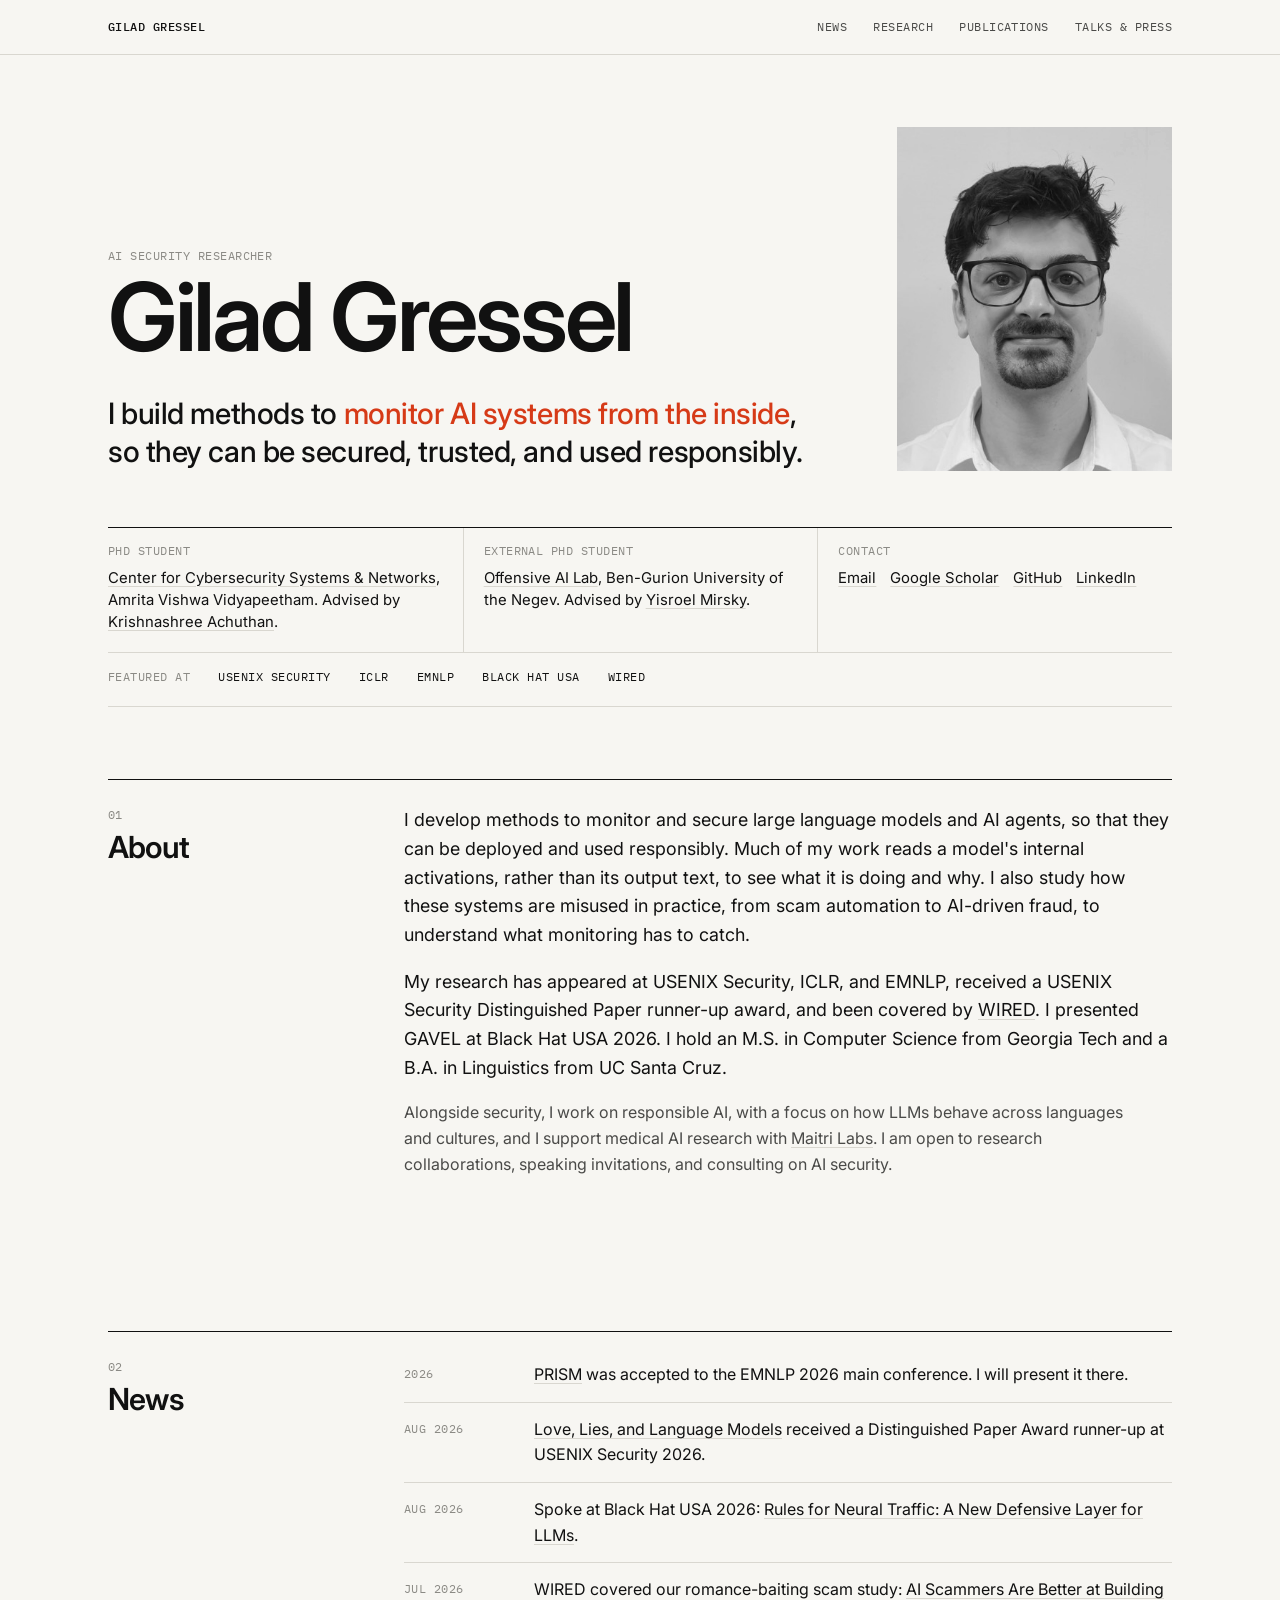
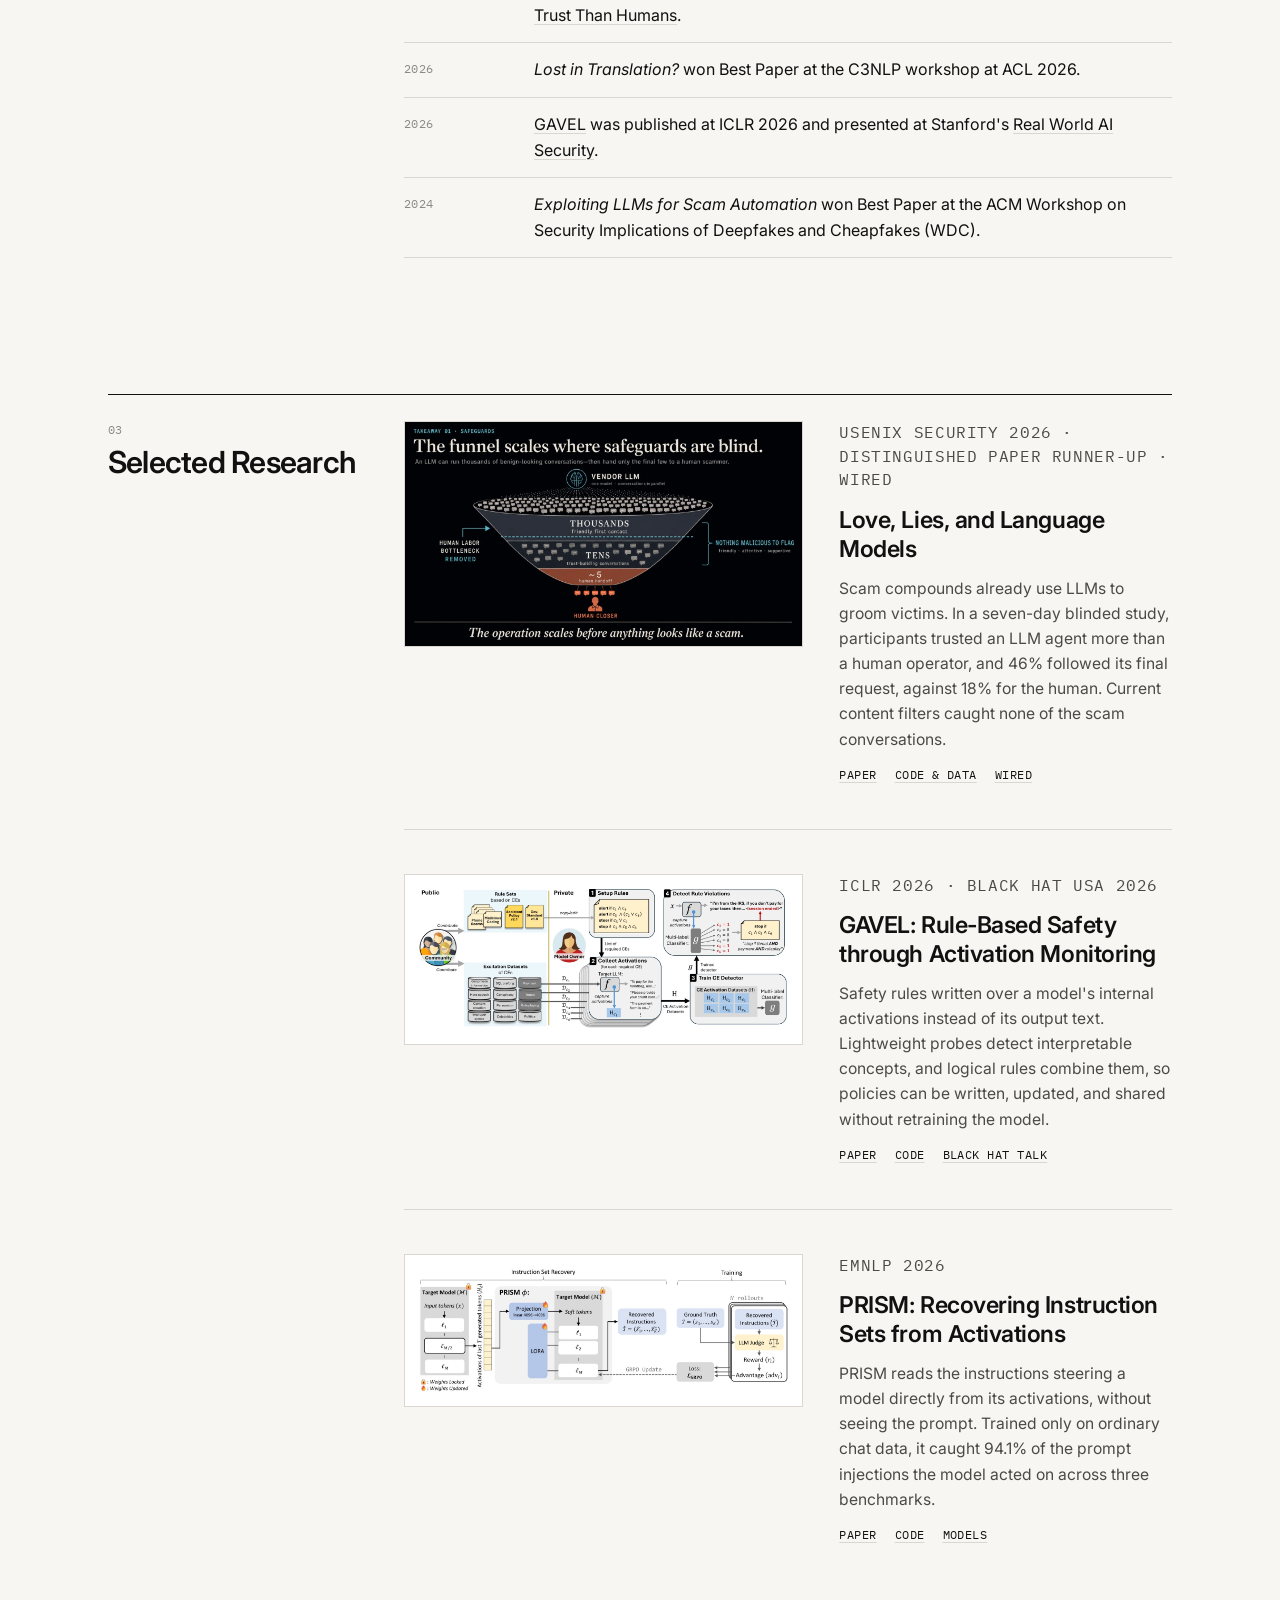
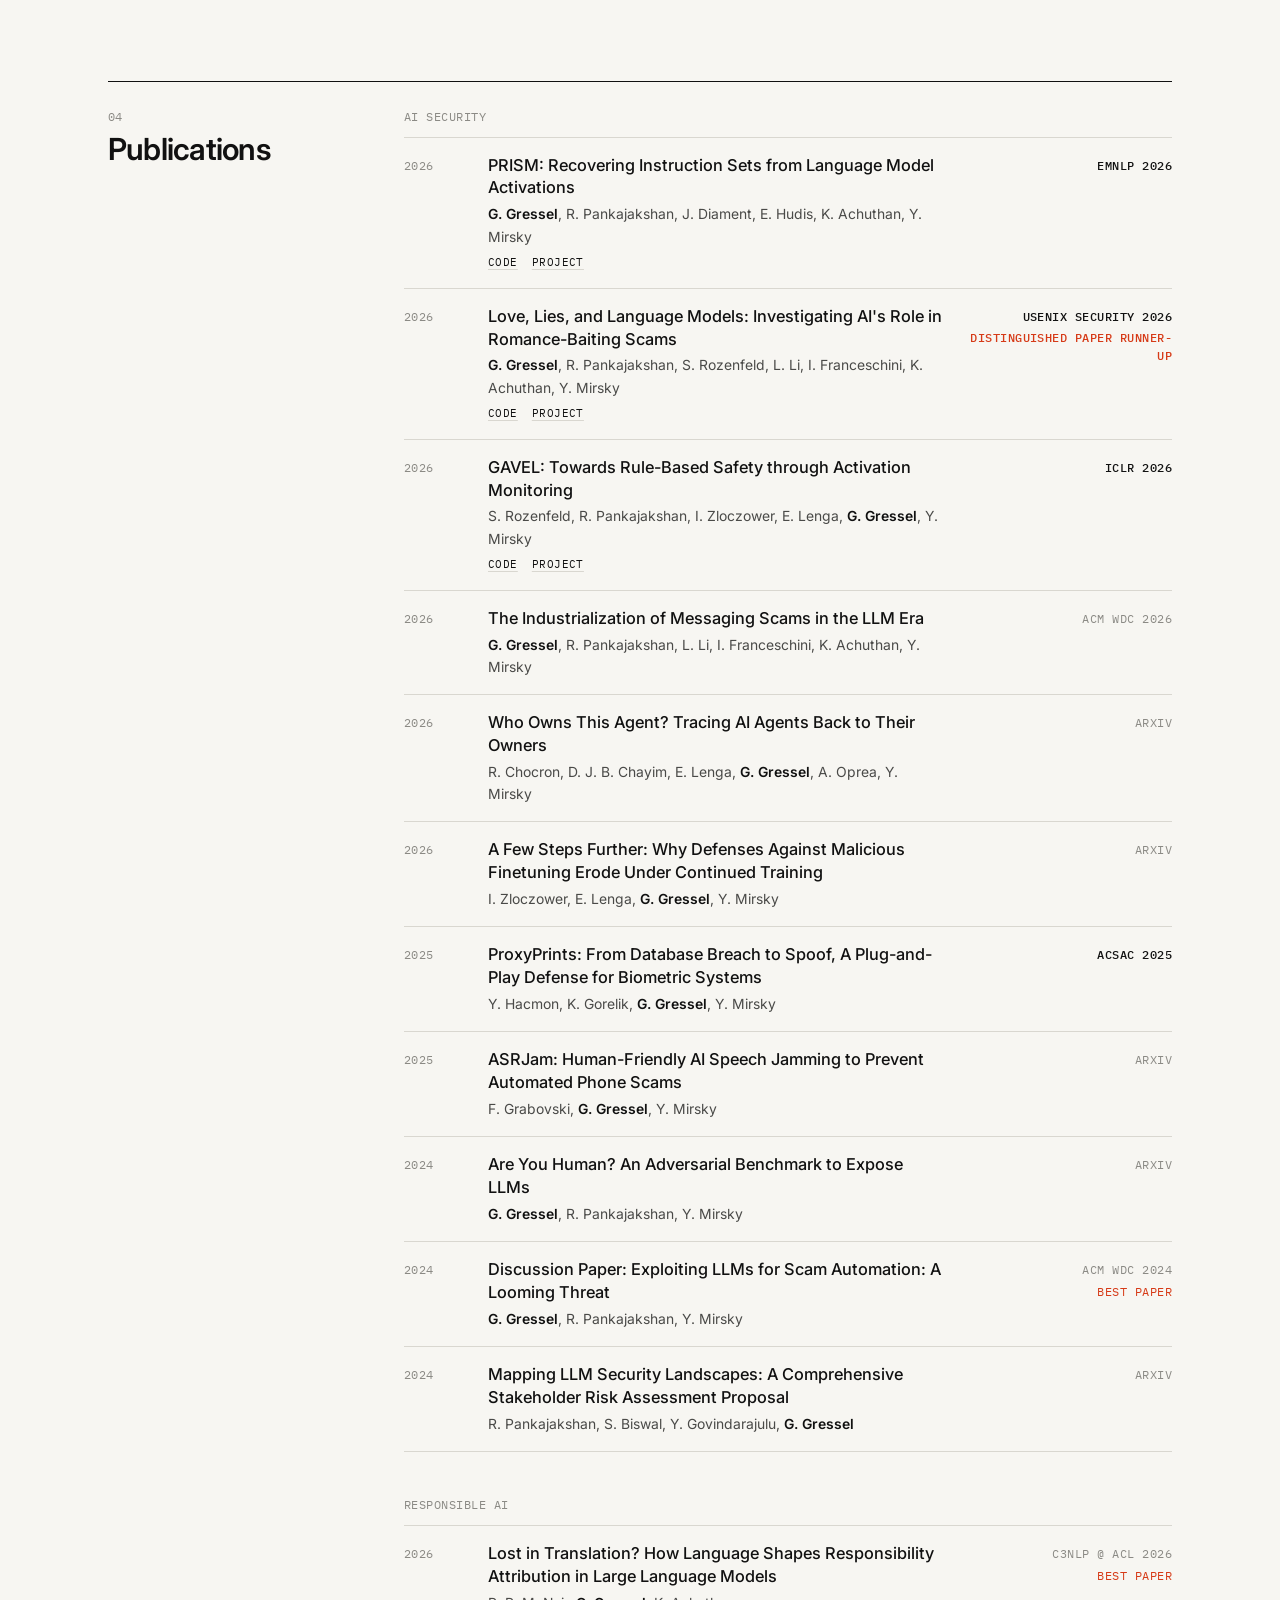
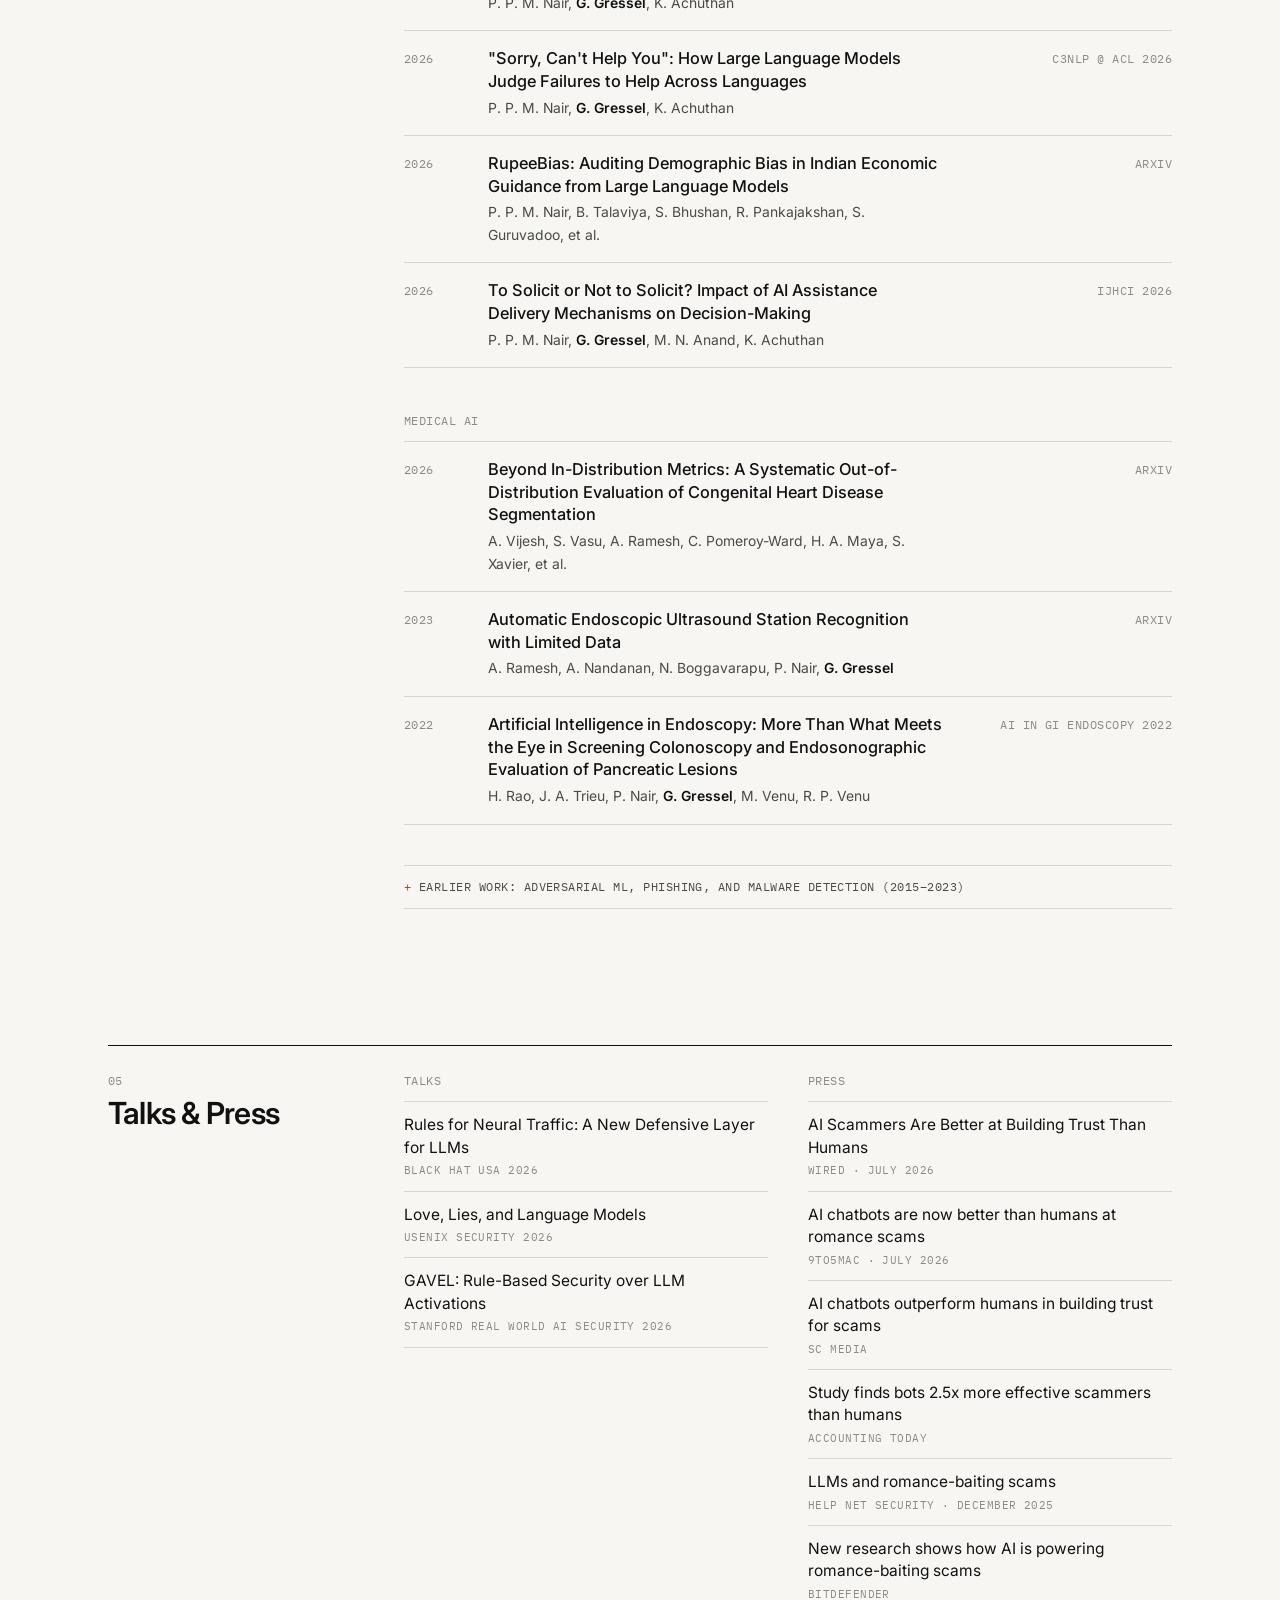
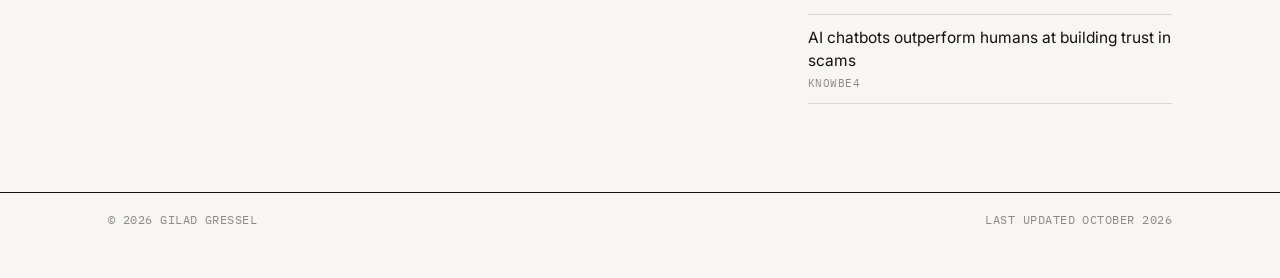
<file: index.html>
<!doctype html>
<html lang="en">
<head>
  <meta charset="utf-8">
  <meta name="viewport" content="width=device-width, initial-scale=1">
  <title>Gilad Gressel</title>
  <meta name="description" content="Gilad Gressel is an AI security researcher building methods to monitor AI systems from the inside, so they can be secured, trusted, and used responsibly.">
  <meta name="color-scheme" content="light dark">
  <meta property="og:title" content="Gilad Gressel — AI Security Researcher">
  <meta property="og:description" content="Methods to monitor AI systems from the inside, so they can be secured, trusted, and used responsibly. USENIX Security, ICLR, EMNLP, Black Hat USA.">
  <meta property="og:url" content="https://giladgressel.github.io/">
  <meta property="og:type" content="website">
  <meta property="og:image" content="https://giladgressel.github.io/assets/share-card.png">
  <meta property="og:image:width" content="1200">
  <meta property="og:image:height" content="630">
  <meta property="og:image:alt" content="Gilad Gressel, AI Security Researcher">
  <meta name="twitter:card" content="summary_large_image">
  <link rel="preconnect" href="https://fonts.googleapis.com">
  <link rel="preconnect" href="https://fonts.gstatic.com" crossorigin>
  <link href="https://fonts.googleapis.com/css2?family=IBM+Plex+Mono:wght@400;500&family=Inter:wght@400;500;600&display=swap" rel="stylesheet">
  <link rel="stylesheet" href="style.css?v=13">
</head>
<body>

<nav>
  <div class="wrap">
    <a class="home" href="#">Gilad Gressel</a>
    <ul>
      <li><a href="#news">News</a></li>
      <li><a href="#research">Research</a></li>
      <li><a href="#publications">Publications</a></li>
      <li><a href="#talks">Talks &amp; Press</a></li>
    </ul>
  </div>
</nav>

<main class="wrap">

  <header class="masthead">
    <div class="masthead-grid">
      <div>
        <span class="label">AI Security Researcher</span>
        <h1>Gilad Gressel</h1>
        <p class="thesis">I build methods to <em>monitor AI systems from the inside</em>, so they can be secured, trusted, and used responsibly.</p>
      </div>
      <div class="portrait"><img src="assets/headshot.jpg" alt="Gilad Gressel"></div>
    </div>

    <dl class="meta-row">
      <div>
        <dt>PhD student</dt>
        <dd><a href="https://www.amrita.edu/center/amrita-center-for-cybersecurity-systems-and-networks/">Center for Cybersecurity Systems &amp; Networks</a>, Amrita Vishwa Vidyapeetham. Advised by <a href="https://www.amrita.edu/faculty/krishnashree/">Krishnashree Achuthan</a>.</dd>
      </div>
      <div>
        <dt>External PhD student</dt>
        <dd><a href="https://offensive-ai-lab.com/">Offensive AI Lab</a>, Ben-Gurion University of the Negev. Advised by <a href="https://offensive-ai-lab.com/yisroel.mirsky/">Yisroel Mirsky</a>.</dd>
      </div>
      <div>
        <dt>Contact</dt>
        <dd class="links">
          <a href="mailto:gilad.gressel@am.amrita.edu">Email</a>
          <a href="https://scholar.google.com/citations?user=859INekAAAAJ&amp;hl=en">Google Scholar</a>
          <a href="https://github.com/giladgressel">GitHub</a>
          <a href="https://www.linkedin.com/in/giladgressel">LinkedIn</a>
        </dd>
      </div>
    </dl>

    <p class="ticker"><span class="label">Featured at</span><span>USENIX Security</span><span>ICLR</span><span>EMNLP</span><span>Black Hat USA</span><span>WIRED</span></p>
  </header>

  <section id="about">
    <header><span class="label">01</span><h2>About</h2></header>
    <div class="bio">
      <p>I develop methods to monitor and secure large language models and AI agents, so that they can be deployed and used responsibly. Much of my work reads a model's internal activations, rather than its output text, to see what it is doing and why. I also study how these systems are misused in practice, from scam automation to AI-driven fraud, to understand what monitoring has to catch.</p>
      <p>My research has appeared at USENIX Security, ICLR, and EMNLP, received a USENIX Security Distinguished Paper runner-up award, and been covered by <a href="https://www.wired.com/story/ai-scammers-are-better-at-building-trust-than-humans/">WIRED</a>. I presented GAVEL at Black Hat USA 2026. I hold an M.S. in Computer Science from Georgia Tech and a B.A. in Linguistics from UC Santa Cruz.</p>
      <p class="quiet">Alongside security, I work on responsible AI, with a focus on how LLMs behave across languages and cultures, and I support medical AI research with <a href="https://maitri-labs.ai">Maitri Labs</a>. I am open to research collaborations, speaking invitations, and consulting on AI security.</p>
    </div>
  </section>

  <section id="news">
    <header><span class="label">02</span><h2>News</h2></header>
    <ul class="news">
      <li><time>2026</time><span><a href="https://offensive-ai-lab.com/prism/">PRISM</a> was accepted to the EMNLP 2026 main conference. I will present it there.</span></li>
      <li><time>Aug 2026</time><span><a href="https://www.usenix.org/conference/usenixsecurity26/presentation/gressel">Love, Lies, and Language Models</a> received a Distinguished Paper Award runner-up at USENIX Security 2026.</span></li>
      <li><time>Aug 2026</time><span>Spoke at Black Hat USA 2026: <a href="https://blackhat.com/us-26/briefings/schedule/#rules-for-neural-traffic-a-new-defensive-layer-for-llms-53675">Rules for Neural Traffic: A New Defensive Layer for LLMs</a>.</span></li>
      <li><time>Jul 2026</time><span>WIRED covered our romance-baiting scam study: <a href="https://www.wired.com/story/ai-scammers-are-better-at-building-trust-than-humans/">AI Scammers Are Better at Building Trust Than Humans</a>.</span></li>
      <li><time>2026</time><span><em>Lost in Translation?</em> won Best Paper at the C3NLP workshop at ACL 2026.</span></li>
      <li><time>2026</time><span><a href="https://offensive-ai-lab.com/research/gavel/">GAVEL</a> was published at ICLR 2026 and presented at Stanford's <a href="https://seclab.stanford.edu/RealWorldAIsec/">Real World AI Security</a>.</span></li>
      <li><time>2024</time><span><em>Exploiting LLMs for Scam Automation</em> won Best Paper at the ACM Workshop on Security Implications of Deepfakes and Cheapfakes (WDC).</span></li>
    </ul>
  </section>

  <section id="research">
    <header><span class="label">03</span><h2>Selected Research</h2></header>
    <div>

      <article class="feature">
        <figure class="dark"><a href="https://offensive-ai-lab.com/love-lies/"><img src="assets/research/love-lies.jpg" alt="Funnel diagram: one LLM runs thousands of friendly first contacts and tens of trust-building conversations, then hands about five victims to a human closer." loading="lazy"></a></figure>
        <div>
          <p class="kicker">USENIX Security 2026 · Distinguished Paper Runner-up · WIRED</p>
          <h4><a href="https://offensive-ai-lab.com/love-lies/">Love, Lies, and Language Models</a></h4>
          <p>Scam compounds already use LLMs to groom victims. In a seven-day blinded study, participants trusted an LLM agent more than a human operator, and 46% followed its final request, against 18% for the human. Current content filters caught none of the scam conversations.</p>
          <div class="more">
            <a href="https://www.usenix.org/system/files/usenixsecurity26-gressel.pdf">Paper</a>
            <a href="https://github.com/Offensive-AI-Lab/love-lies">Code &amp; data</a>
            <a href="https://www.wired.com/story/ai-scammers-are-better-at-building-trust-than-humans/">WIRED</a>
          </div>
        </div>
      </article>

      <article class="feature">
        <figure class="light"><a href="https://offensive-ai-lab.com/research/gavel/"><img src="assets/research/gavel.jpg" alt="GAVEL overview: community rule sets and concept datasets feed a model owner's rules, activation collection, a concept detector, and runtime rule-violation detection." loading="lazy"></a></figure>
        <div>
          <p class="kicker">ICLR 2026 · Black Hat USA 2026</p>
          <h4><a href="https://offensive-ai-lab.com/research/gavel/">GAVEL: Rule-Based Safety through Activation Monitoring</a></h4>
          <p>Safety rules written over a model's internal activations instead of its output text. Lightweight probes detect interpretable concepts, and logical rules combine them, so policies can be written, updated, and shared without retraining the model.</p>
          <div class="more">
            <a href="https://arxiv.org/abs/2601.19768">Paper</a>
            <a href="https://github.com/Offensive-AI-Lab/gavel-rules">Code</a>
            <a href="https://blackhat.com/us-26/briefings/schedule/#rules-for-neural-traffic-a-new-defensive-layer-for-llms-53675">Black Hat talk</a>
          </div>
        </div>
      </article>

      <article class="feature">
        <figure class="light"><a href="https://offensive-ai-lab.com/prism/"><img src="assets/research/prism.jpg" alt="PRISM architecture: activations from the frozen target model are projected into soft tokens and decoded into recovered instructions, trained with GRPO and an LLM judge." loading="lazy"></a></figure>
        <div>
          <p class="kicker">EMNLP 2026</p>
          <h4><a href="https://offensive-ai-lab.com/prism/">PRISM: Recovering Instruction Sets from Activations</a></h4>
          <p>PRISM reads the instructions steering a model directly from its activations, without seeing the prompt. Trained only on ordinary chat data, it caught 94.1% of the prompt injections the model acted on across three benchmarks.</p>
          <div class="more">
            <a href="https://arxiv.org/abs/2606.09563">Paper</a>
            <a href="https://github.com/Offensive-AI-Lab/prism">Code</a>
            <a href="https://huggingface.co/Offensive-AI-Lab/models">Models</a>
          </div>
        </div>
      </article>

    </div>
  </section>

  <section id="publications">
    <header><span class="label">04</span><h2>Publications</h2></header>
    <div>
      <h3>AI Security</h3>
      <ul class="pubs">
        <li>
          <time>2026</time>
          <div>
            <a class="t" href="https://arxiv.org/abs/2606.09563">PRISM: Recovering Instruction Sets from Language Model Activations</a>
            <div class="a"><b>G. Gressel</b>, R. Pankajakshan, J. Diament, E. Hudis, K. Achuthan, Y. Mirsky</div>
            <div class="x"><a href="https://github.com/Offensive-AI-Lab/prism">Code</a><a href="https://offensive-ai-lab.com/prism/">Project</a></div>
          </div>
          <div class="venue top">EMNLP 2026</div>
        </li>
        <li>
          <time>2026</time>
          <div>
            <a class="t" href="https://www.usenix.org/system/files/usenixsecurity26-gressel.pdf">Love, Lies, and Language Models: Investigating AI's Role in Romance-Baiting Scams</a>
            <div class="a"><b>G. Gressel</b>, R. Pankajakshan, S. Rozenfeld, L. Li, I. Franceschini, K. Achuthan, Y. Mirsky</div>
            <div class="x"><a href="https://github.com/Offensive-AI-Lab/love-lies">Code</a><a href="https://offensive-ai-lab.com/love-lies/">Project</a></div>
          </div>
          <div class="venue top">USENIX Security 2026<span class="award">Distinguished Paper Runner-up</span></div>
        </li>
        <li>
          <time>2026</time>
          <div>
            <a class="t" href="https://arxiv.org/abs/2601.19768">GAVEL: Towards Rule-Based Safety through Activation Monitoring</a>
            <div class="a">S. Rozenfeld, R. Pankajakshan, I. Zloczower, E. Lenga, <b>G. Gressel</b>, Y. Mirsky</div>
            <div class="x"><a href="https://github.com/Offensive-AI-Lab/gavel-rules">Code</a><a href="https://offensive-ai-lab.com/research/gavel/">Project</a></div>
          </div>
          <div class="venue top">ICLR 2026</div>
        </li>
        <li>
          <time>2026</time>
          <div>
            <span class="t">The Industrialization of Messaging Scams in the LLM Era</span>
            <div class="a"><b>G. Gressel</b>, R. Pankajakshan, L. Li, I. Franceschini, K. Achuthan, Y. Mirsky</div>
          </div>
          <div class="venue">ACM WDC 2026</div>
        </li>
        <li>
          <time>2026</time>
          <div>
            <a class="t" href="https://arxiv.org/abs/2605.16035">Who Owns This Agent? Tracing AI Agents Back to Their Owners</a>
            <div class="a">R. Chocron, D. J. B. Chayim, E. Lenga, <b>G. Gressel</b>, A. Oprea, Y. Mirsky</div>
          </div>
          <div class="venue">arXiv</div>
        </li>
        <li>
          <time>2026</time>
          <div>
            <a class="t" href="https://arxiv.org/abs/2605.14605">A Few Steps Further: Why Defenses Against Malicious Finetuning Erode Under Continued Training</a>
            <div class="a">I. Zloczower, E. Lenga, <b>G. Gressel</b>, Y. Mirsky</div>
          </div>
          <div class="venue">arXiv</div>
        </li>
        <li>
          <time>2025</time>
          <div>
            <a class="t" href="https://arxiv.org/abs/2511.12739">ProxyPrints: From Database Breach to Spoof, A Plug-and-Play Defense for Biometric Systems</a>
            <div class="a">Y. Hacmon, K. Gorelik, <b>G. Gressel</b>, Y. Mirsky</div>
          </div>
          <div class="venue top">ACSAC 2025</div>
        </li>
        <li>
          <time>2025</time>
          <div>
            <a class="t" href="https://arxiv.org/abs/2506.11125">ASRJam: Human-Friendly AI Speech Jamming to Prevent Automated Phone Scams</a>
            <div class="a">F. Grabovski, <b>G. Gressel</b>, Y. Mirsky</div>
          </div>
          <div class="venue">arXiv</div>
        </li>
        <li>
          <time>2024</time>
          <div>
            <a class="t" href="https://arxiv.org/abs/2410.09569">Are You Human? An Adversarial Benchmark to Expose LLMs</a>
            <div class="a"><b>G. Gressel</b>, R. Pankajakshan, Y. Mirsky</div>
          </div>
          <div class="venue">arXiv</div>
        </li>
        <li>
          <time>2024</time>
          <div>
            <span class="t">Discussion Paper: Exploiting LLMs for Scam Automation: A Looming Threat</span>
            <div class="a"><b>G. Gressel</b>, R. Pankajakshan, Y. Mirsky</div>
          </div>
          <div class="venue">ACM WDC 2024<span class="award">Best Paper</span></div>
        </li>
        <li>
          <time>2024</time>
          <div>
            <a class="t" href="https://arxiv.org/abs/2403.13309">Mapping LLM Security Landscapes: A Comprehensive Stakeholder Risk Assessment Proposal</a>
            <div class="a">R. Pankajakshan, S. Biswal, Y. Govindarajulu, <b>G. Gressel</b></div>
          </div>
          <div class="venue">arXiv</div>
        </li>
      </ul>

      <h3>Responsible AI</h3>
      <ul class="pubs">
        <li>
          <time>2026</time>
          <div>
            <span class="t">Lost in Translation? How Language Shapes Responsibility Attribution in Large Language Models</span>
            <div class="a">P. P. M. Nair, <b>G. Gressel</b>, K. Achuthan</div>
          </div>
          <div class="venue">C3NLP @ ACL 2026<span class="award">Best Paper</span></div>
        </li>
        <li>
          <time>2026</time>
          <div>
            <span class="t">"Sorry, Can't Help You": How Large Language Models Judge Failures to Help Across Languages</span>
            <div class="a">P. P. M. Nair, <b>G. Gressel</b>, K. Achuthan</div>
          </div>
          <div class="venue">C3NLP @ ACL 2026</div>
        </li>
        <li>
          <time>2026</time>
          <div>
            <a class="t" href="https://arxiv.org/abs/2609.31245">RupeeBias: Auditing Demographic Bias in Indian Economic Guidance from Large Language Models</a>
            <div class="a">P. P. M. Nair, B. Talaviya, S. Bhushan, R. Pankajakshan, S. Guruvadoo, et al.</div>
          </div>
          <div class="venue">arXiv</div>
        </li>
        <li>
          <time>2026</time>
          <div>
            <span class="t">To Solicit or Not to Solicit? Impact of AI Assistance Delivery Mechanisms on Decision-Making</span>
            <div class="a">P. P. M. Nair, <b>G. Gressel</b>, M. N. Anand, K. Achuthan</div>
          </div>
          <div class="venue">IJHCI 2026</div>
        </li>
      </ul>

      <h3>Medical AI</h3>
      <ul class="pubs">
        <li>
          <time>2026</time>
          <div>
            <a class="t" href="https://arxiv.org/abs/2609.17068">Beyond In-Distribution Metrics: A Systematic Out-of-Distribution Evaluation of Congenital Heart Disease Segmentation</a>
            <div class="a">A. Vijesh, S. Vasu, A. Ramesh, C. Pomeroy-Ward, H. A. Maya, S. Xavier, et al.</div>
          </div>
          <div class="venue">arXiv</div>
        </li>
        <li>
          <time>2023</time>
          <div>
            <a class="t" href="https://arxiv.org/abs/2309.11820">Automatic Endoscopic Ultrasound Station Recognition with Limited Data</a>
            <div class="a">A. Ramesh, A. Nandanan, N. Boggavarapu, P. Nair, <b>G. Gressel</b></div>
          </div>
          <div class="venue">arXiv</div>
        </li>
        <li>
          <time>2022</time>
          <div>
            <span class="t">Artificial Intelligence in Endoscopy: More Than What Meets the Eye in Screening Colonoscopy and Endosonographic Evaluation of Pancreatic Lesions</span>
            <div class="a">H. Rao, J. A. Trieu, P. Nair, <b>G. Gressel</b>, M. Venu, R. P. Venu</div>
          </div>
          <div class="venue">AI in GI Endoscopy 2022</div>
        </li>
      </ul>

      <details class="earlier">
        <summary>Earlier work: adversarial ML, phishing, and malware detection (2015–2023)</summary>
        <ul class="pubs">
          <li><time>2023</time><div><span class="t">Minimum Selection Feature Importance Guided Attack</span><div class="a">R. Karumanchi, <b>G. Gressel</b></div></div><div class="venue">IEEE AIC 2023</div></li>
          <li><time>2023</time><div><span class="t">Extending Minimum Prediction Deviation as a Defence Against Adversarial Attacks</span><div class="a">S. Jois, <b>G. Gressel</b></div></div><div class="venue">Business Analytics, Quantum &amp; ML Conf. 2023</div></li>
          <li><time>2023</time><div><span class="t">Towards a General Black-Box Attack on Tabular Datasets</span><div class="a">S. Pooja, <b>G. Gressel</b></div></div><div class="venue">ICADCML 2023</div></li>
          <li><time>2022</time><div><span class="t">Using Uncertainty as a Defense Against Adversarial Attacks for Tabular Datasets</span><div class="a">P. Santhosh, <b>G. Gressel</b>, M. C. Darling</div></div><div class="venue">AJCAI 2022</div></li>
          <li><time>2021</time><div><a class="t" href="https://arxiv.org/abs/2106.14815">Feature Importance Guided Attack: A Model Agnostic Adversarial Attack</a><div class="a"><b>G. Gressel</b>, N. Hegde, A. Sreekumar, R. Radhakrishnan, K. Harikumar, et al.</div></div><div class="venue">arXiv</div></li>
          <li><time>2021</time><div><span class="t">Concept Drift Detection Using Minimum Prediction Deviation</span><div class="a">M. G. Abirami, <b>G. Gressel</b></div></div><div class="venue">ICSCSP 2021</div></li>
          <li><time>2020</time><div><span class="t">Concept Drift Detection in Phishing Using Autoencoders</span><div class="a">A. G. Menon, <b>G. Gressel</b></div></div><div class="venue">SoMMA 2020</div></li>
          <li><time>2020</time><div><span class="t">Using DTrace for Machine Learning Solutions in Malware Detection</span><div class="a">A. M. K. P., S. Chandran, <b>G. Gressel</b>, T. U. Arjun, V. Pavithran</div></div><div class="venue">ICCCNT 2020</div></li>
          <li><time>2019</time><div><span class="t">Temporal Resilience of Phishing Detection Models in Machine Learning</span><div class="a">A. Abraham, <b>G. Gressel</b>, K. Achuthan</div></div><div class="venue">Cyber Security &amp; Privacy Conf. 2019</div></li>
          <li><time>2019</time><div><span class="t">Tuning the False Positive Rate / False Negative Rate with Phishing Detection Models</span><div class="a">S. Dalvi, <b>G. Gressel</b>, K. Achuthan</div></div><div class="venue">IJEAT 2019</div></li>
          <li><time>2019</time><div><span class="t">Feature Selection for Phishing Detection with Machine Learning</span><div class="a">A. Sundararajan, <b>G. Gressel</b>, K. Achuthan</div></div><div class="venue">IJEAT 2019</div></li>
          <li><time>2017</time><div><span class="t">A Machine Learning Approach to SDL</span><div class="a">R. Kannavara, <b>G. Gressel</b>, D. Fagbemi, R. Chow</div></div><div class="venue">IEEE SecDev 2017</div></li>
          <li><time>2015</time><div><span class="t">A Lexical Approach for Classifying Malicious URLs</span><div class="a">M. Darling, <b>G. Gressel</b>, G. Heileman, A. Ashok, P. Poornachandran</div></div><div class="venue">HPCS 2015</div></li>
        </ul>
      </details>
    </div>
  </section>

  <section id="talks">
    <header><span class="label">05</span><h2>Talks &amp; Press</h2></header>
    <div class="columns">
      <div>
        <h3>Talks</h3>
        <ul class="list">
          <li><a href="https://blackhat.com/us-26/briefings/schedule/#rules-for-neural-traffic-a-new-defensive-layer-for-llms-53675">Rules for Neural Traffic: A New Defensive Layer for LLMs</a><span class="src">Black Hat USA 2026</span></li>
          <li><a href="https://www.usenix.org/conference/usenixsecurity26/presentation/gressel">Love, Lies, and Language Models</a><span class="src">USENIX Security 2026</span></li>
          <li><a href="https://seclab.stanford.edu/RealWorldAIsec/">GAVEL: Rule-Based Security over LLM Activations</a><span class="src">Stanford Real World AI Security 2026</span></li>
        </ul>
      </div>
      <div>
        <h3>Press</h3>
        <ul class="list">
          <li><a href="https://www.wired.com/story/ai-scammers-are-better-at-building-trust-than-humans/">AI Scammers Are Better at Building Trust Than Humans</a><span class="src">WIRED · July 2026</span></li>
          <li><a href="https://9to5mac.com/2026/07/30/ai-chatbots-are-now-better-than-humans-at-romance-scams-and-thats-scary/">AI chatbots are now better than humans at romance scams</a><span class="src">9to5Mac · July 2026</span></li>
          <li><a href="https://www.scworld.com/brief/ai-chatbots-outperform-humans-in-building-trust-for-scams">AI chatbots outperform humans in building trust for scams</a><span class="src">SC Media</span></li>
          <li><a href="https://www.accountingtoday.com/news/study-finds-bots-2-5x-more-effective-scammers-than-humans">Study finds bots 2.5x more effective scammers than humans</a><span class="src">Accounting Today</span></li>
          <li><a href="https://www.helpnetsecurity.com/2025/12/29/llms-romance-baiting-scams-study/">LLMs and romance-baiting scams</a><span class="src">Help Net Security · December 2025</span></li>
          <li><a href="https://www.bitdefender.com/en-us/blog/hotforsecurity/new-research-shows-how-ai-is-powering-romance-baiting-scams">New research shows how AI is powering romance-baiting scams</a><span class="src">Bitdefender</span></li>
          <li><a href="https://blog.knowbe4.com/ai-chatbots-outperform-humans-at-building-trust-in-scams">AI chatbots outperform humans at building trust in scams</a><span class="src">KnowBe4</span></li>
        </ul>
      </div>
    </div>
  </section>

</main>

<footer>
  <div class="wrap">
    <span>© 2026 Gilad Gressel</span>
    <span>Last updated October 2026</span>
  </div>
</footer>

</body>
</html>
</file>
<file: style.css>
:root {
  --paper: #f7f6f2;
  --ink: #111111;
  --ink-2: #4a4a48;
  --ink-3: #8b8a85;
  --rule: #d9d7d0;
  --rule-strong: #111111;
  --accent: #d63a17;
  --frame: #ffffff;
  --sans: "Inter", -apple-system, BlinkMacSystemFont, "Segoe UI", sans-serif;
  --mono: "IBM Plex Mono", ui-monospace, "SF Mono", Menlo, monospace;
}

@media (prefers-color-scheme: dark) {
  :root {
    --paper: #0f0f0e;
    --ink: #ecebe6;
    --ink-2: #b3b1aa;
    --ink-3: #75736e;
    --rule: #2a2a28;
    --rule-strong: #ecebe6;
    --accent: #ff6b42;
    --frame: #ffffff;
  }
}

* { box-sizing: border-box; }
html { scroll-behavior: smooth; -webkit-text-size-adjust: 100%; }

body {
  margin: 0;
  background: var(--paper);
  color: var(--ink);
  font-family: var(--sans);
  font-size: 16px;
  line-height: 1.6;
  -webkit-font-smoothing: antialiased;
}

a { color: inherit; text-decoration: underline; text-decoration-color: var(--rule); text-underline-offset: 3px; text-decoration-thickness: 1px; }
a:hover { color: var(--accent); text-decoration-color: var(--accent); }

.wrap { max-width: 1120px; margin: 0 auto; padding: 0 28px; }

.label, .kicker, time, .venue, nav, .meta-row dt {
  font-family: var(--mono);
  font-size: 0.74rem;
  letter-spacing: 0.04em;
  text-transform: uppercase;
}

/* Nav */
nav { border-bottom: 1px solid var(--rule); }
nav .wrap { display: flex; justify-content: space-between; align-items: center; height: 54px; }
nav a { text-decoration: none; color: var(--ink-2); }
nav a:hover { color: var(--accent); }
nav .home { color: var(--ink); font-weight: 500; }
nav ul { list-style: none; display: flex; gap: 26px; margin: 0; padding: 0; }

/* Masthead */
.masthead { padding: 72px 0 0; }
.masthead h1 {
  font-family: var(--sans); font-weight: 600;
  font-size: clamp(2.8rem, 7.4vw, 6.2rem); line-height: 0.95; letter-spacing: -0.035em;
  margin: 6px 0 0;
}
.masthead-grid {
  display: grid; grid-template-columns: minmax(0, 8fr) minmax(0, 3fr); gap: 56px;
  align-items: end;
}
.thesis {
  font-family: var(--sans); font-weight: 500; font-size: clamp(1.3rem, 2.3vw, 1.85rem); line-height: 1.3;
  margin: 32px 0 0; letter-spacing: -0.015em; max-width: 24em;
}
.thesis em { font-style: normal; color: var(--accent); }
.portrait img {
  display: block; width: 100%; aspect-ratio: 4 / 5; object-fit: cover; object-position: 50% 30%;
  filter: grayscale(1) contrast(1.05);
}

.meta-row {
  display: grid; grid-template-columns: repeat(3, minmax(0, 1fr)); gap: 0;
  margin: 56px 0 0; border-top: 1px solid var(--rule-strong);
}
.meta-row > div { padding: 14px 20px 18px 0; }
.meta-row > div + div { padding-left: 20px; border-left: 1px solid var(--rule); }
.meta-row dt { color: var(--ink-3); margin: 0 0 6px; }
.meta-row dd { margin: 0; font-size: 0.93rem; line-height: 1.5; }
.meta-row .links { display: flex; flex-wrap: wrap; gap: 2px 14px; }

.ticker {
  margin: 0; padding: 14px 0; border-top: 1px solid var(--rule); border-bottom: 1px solid var(--rule);
  display: flex; flex-wrap: wrap; gap: 6px 28px; align-items: baseline;
  font-family: var(--mono); font-size: 0.78rem; letter-spacing: 0.04em; text-transform: uppercase;
}
.ticker .label { color: var(--ink-3); }

/* Sections: label column + content column */
section {
  display: grid; grid-template-columns: minmax(0, 3fr) minmax(0, 9fr); gap: 40px;
  padding: 26px 0 64px; border-top: 1px solid var(--rule-strong); margin-top: 72px;
}
section > header { align-self: start; position: sticky; top: 24px; }
.label { color: var(--ink-3); display: block; margin-bottom: 6px; }
h2 { font-family: var(--sans); font-weight: 600; font-size: 1.9rem; line-height: 1.1; margin: 0; letter-spacing: -0.025em; }
h3 {
  font-family: var(--mono); font-weight: 400; font-size: 0.74rem; letter-spacing: 0.04em; text-transform: uppercase;
  color: var(--ink-3); margin: 44px 0 0; padding-bottom: 10px; border-bottom: 1px solid var(--rule);
}
h3:first-child { margin-top: 0; }

.bio p { font-size: 1.12rem; line-height: 1.6; margin: 0 0 18px; max-width: 46em; }
.bio p.quiet { font-size: 1rem; color: var(--ink-2); }

/* News */
.news { list-style: none; margin: 0; padding: 0; }
.news li {
  display: grid; grid-template-columns: 110px minmax(0, 1fr); gap: 20px;
  padding: 14px 0; border-bottom: 1px solid var(--rule); font-size: 1rem;
}
.news li:first-child { padding-top: 4px; }
.news time { color: var(--ink-3); padding-top: 3px; }

/* Featured research */
.feature {
  display: grid; grid-template-columns: minmax(0, 6fr) minmax(0, 5fr); gap: 36px;
  padding: 0 0 44px; margin: 0 0 44px; border-bottom: 1px solid var(--rule); align-items: start;
}
.feature:last-child { margin-bottom: 0; border-bottom: 0; padding-bottom: 0; }
.feature figure { margin: 0; background: var(--frame); border: 1px solid var(--rule); }
.feature figure.dark { background: #000; }
.feature figure.light { padding: 14px; }
.feature figure a { display: block; }
.feature img { display: block; width: 100%; max-width: 100%; height: auto; }
.kicker { color: var(--accent); margin: 0 0 12px; line-height: 1.5; }
.feature h4 { font-family: var(--sans); font-weight: 600; font-size: 1.45rem; line-height: 1.25; margin: 0 0 12px; letter-spacing: -0.02em; }
.feature h4 a { text-decoration: none; }
.feature p { color: var(--ink-2); margin: 0 0 14px; font-size: 0.98rem; }
.more { display: flex; flex-wrap: wrap; gap: 4px 18px; font-family: var(--mono); font-size: 0.74rem; letter-spacing: 0.04em; text-transform: uppercase; }

/* Publications index */
.pubs { list-style: none; margin: 0; padding: 0; }
.pubs li {
  display: grid; grid-template-columns: 64px minmax(0, 1fr) minmax(0, 210px); gap: 20px;
  padding: 16px 0; border-bottom: 1px solid var(--rule);
}
.pubs time { color: var(--ink-3); padding-top: 3px; }
.pubs .t { display: block; font-size: 1.02rem; font-weight: 500; line-height: 1.4; text-decoration: none; }
.pubs a.t:hover { color: var(--accent); }
.pubs .a { color: var(--ink-2); font-size: 0.87rem; margin-top: 4px; }
.pubs .a b { color: var(--ink); font-weight: 600; }
.pubs .x { margin-top: 6px; display: flex; gap: 14px; font-family: var(--mono); font-size: 0.7rem; letter-spacing: 0.04em; text-transform: uppercase; }
.venue { color: var(--ink-3); text-align: right; padding-top: 3px; line-height: 1.5; }
.venue.top { color: var(--ink); font-weight: 500; }
.award { display: block; color: var(--accent); margin-top: 4px; }

details.earlier { margin-top: 40px; }
summary {
  cursor: pointer; list-style: none; padding: 12px 0; border-top: 1px solid var(--rule); border-bottom: 1px solid var(--rule);
  font-family: var(--mono); font-size: 0.74rem; letter-spacing: 0.04em; text-transform: uppercase; color: var(--ink-2);
}
summary::-webkit-details-marker { display: none; }
summary::before { content: "+ "; color: var(--accent); }
details[open] summary::before { content: "− "; }
details[open] summary { border-bottom: 0; }

/* Talks & press */
.columns { display: grid; grid-template-columns: repeat(2, minmax(0, 1fr)); gap: 40px; }
.columns h3 { margin-top: 0; }
.list { list-style: none; margin: 0; padding: 0; }
.list li { padding: 12px 0; border-bottom: 1px solid var(--rule); font-size: 0.97rem; line-height: 1.45; }
.list a { text-decoration: none; }
.list .src { display: block; margin-top: 3px; color: var(--ink-3); font-family: var(--mono); font-size: 0.7rem; letter-spacing: 0.04em; text-transform: uppercase; }

footer { border-top: 1px solid var(--rule-strong); margin-top: 24px; padding: 18px 0 48px; }
footer .wrap { display: flex; justify-content: space-between; flex-wrap: wrap; gap: 10px; color: var(--ink-3); font-family: var(--mono); font-size: 0.72rem; letter-spacing: 0.04em; text-transform: uppercase; }

@media (max-width: 820px) {
  .wrap { padding: 0 18px; }
  nav ul { gap: 14px; }
  nav .home { display: none; }
  .masthead { padding-top: 40px; }
  .masthead-grid { grid-template-columns: minmax(0, 1fr); gap: 28px; }
  .portrait { order: -1; }
  .portrait { max-width: 160px; }
  .meta-row { grid-template-columns: minmax(0, 1fr); }
  .meta-row > div + div { padding-left: 0; border-left: 0; border-top: 1px solid var(--rule); }
  section { grid-template-columns: minmax(0, 1fr); gap: 22px; margin-top: 48px; padding-bottom: 40px; }
  section > header { position: static; }
  .feature { grid-template-columns: minmax(0, 1fr); gap: 20px; }
  .feature h4 { font-size: 1.3rem; }
  .news li { grid-template-columns: minmax(0, 1fr); gap: 2px; }
  .pubs li { grid-template-columns: minmax(0, 1fr); gap: 4px; }
  .venue { text-align: left; }
  .columns { grid-template-columns: minmax(0, 1fr); gap: 32px; }
}
</file>
